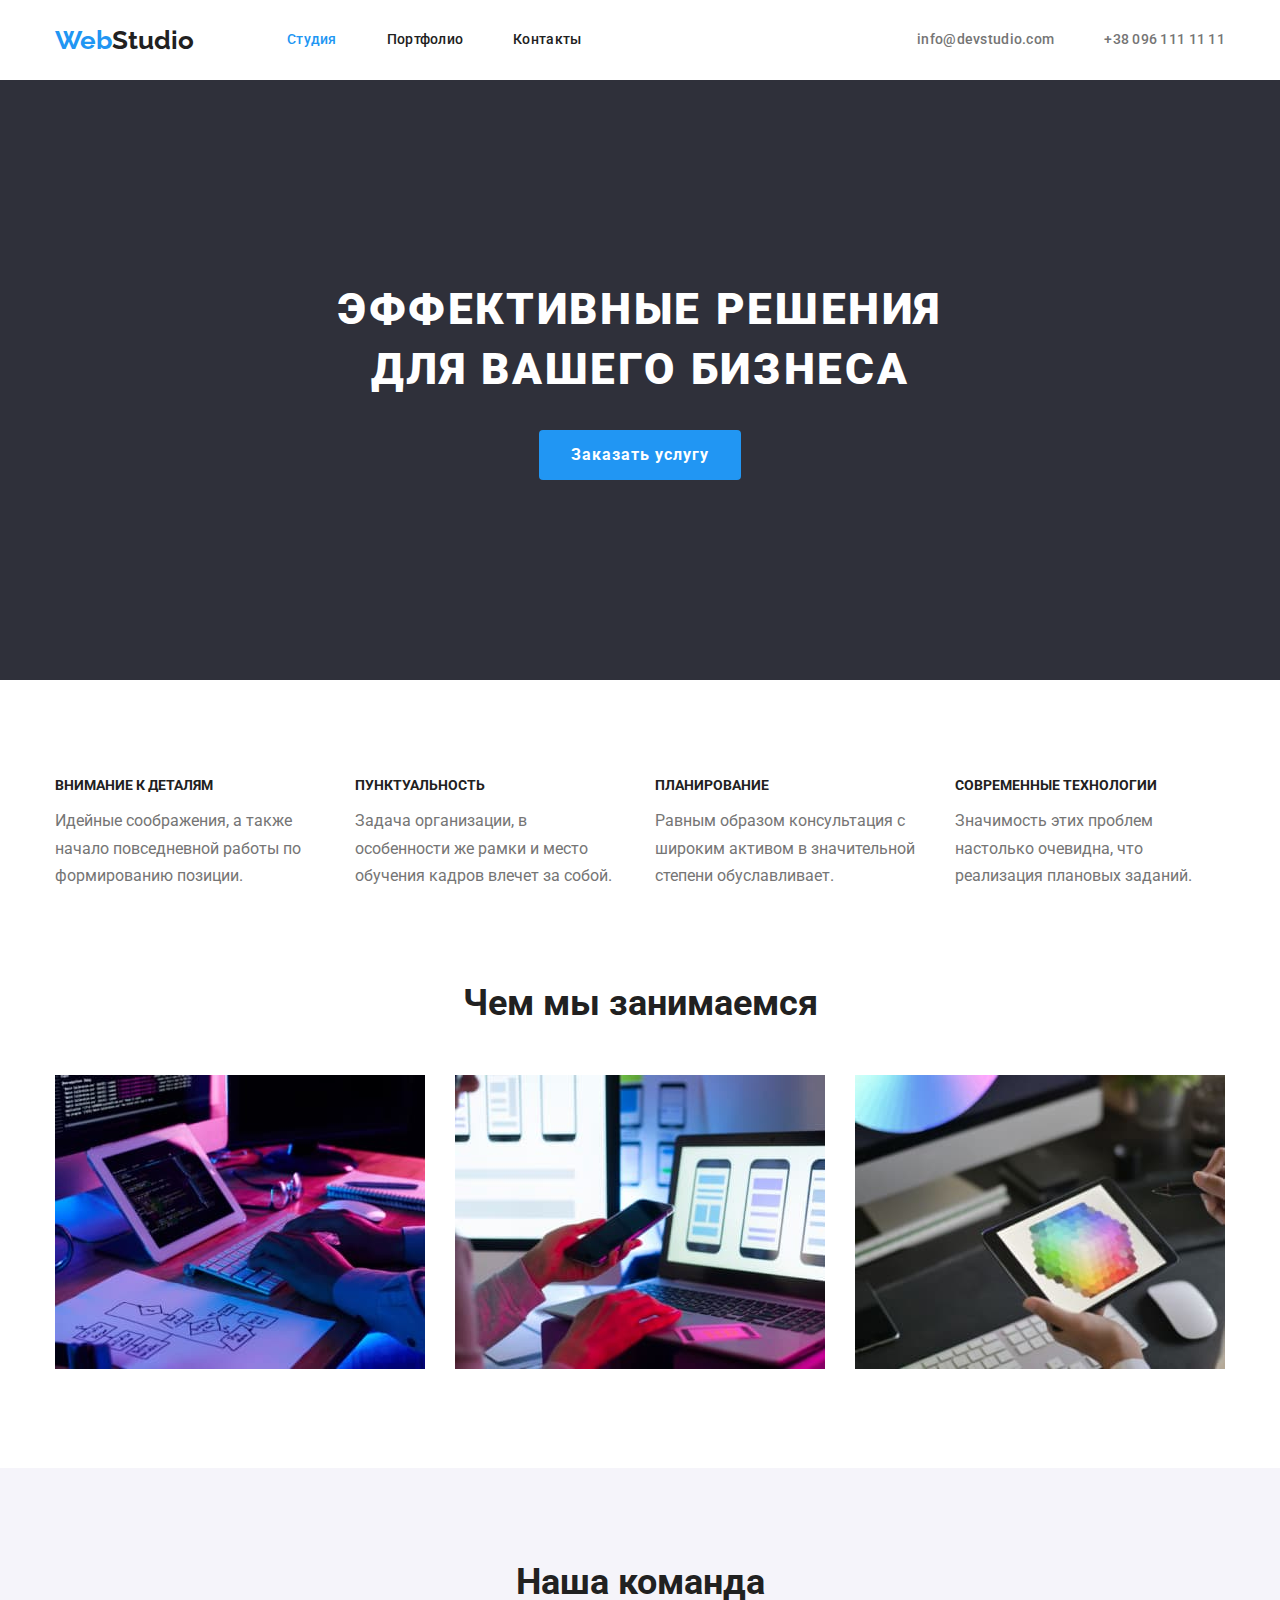
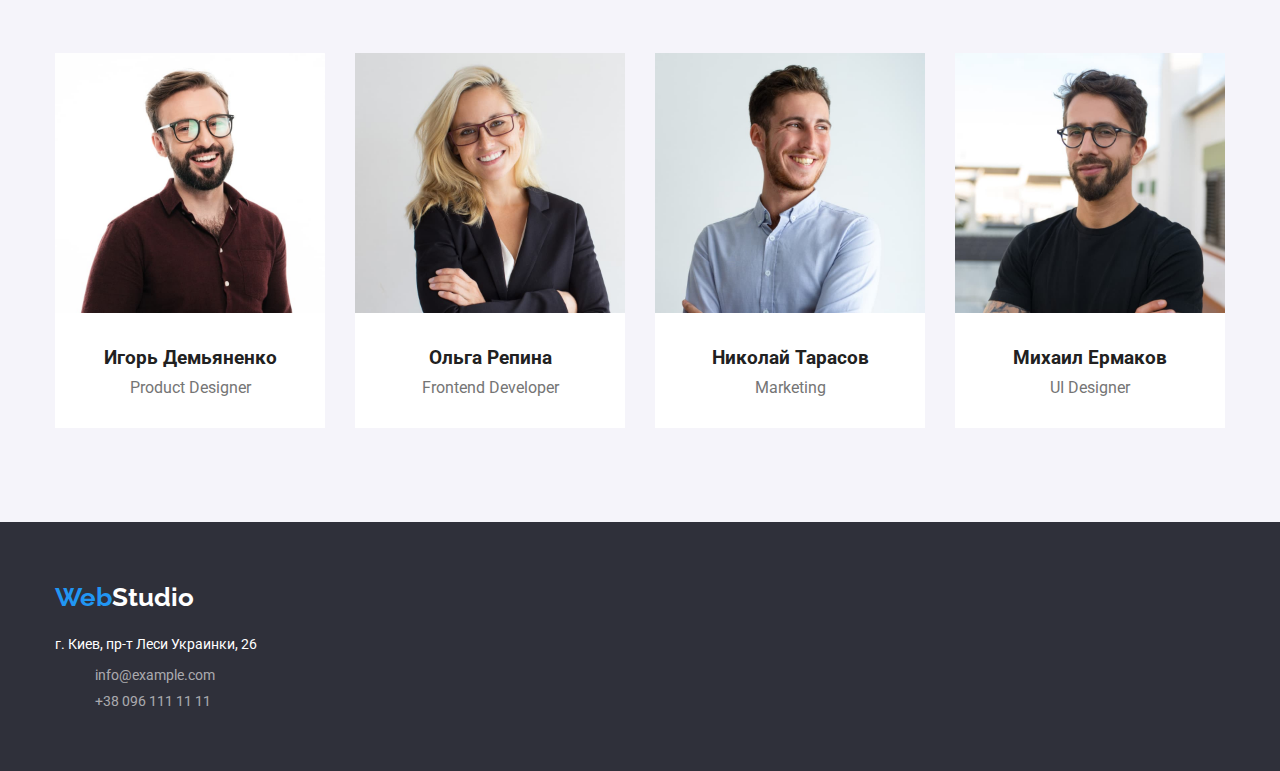
<file: index.html>
<!DOCTYPE html>
<html lang="ru">
<head>
    <meta charset="UTF-8">
    <meta http-equiv="X-UA-Compatible" content="IE=edge">
    <meta name="viewport" content="width=device-width, initial-scale=1.0">
    <title>WebStudio</title>
    <link href="https://fonts.googleapis.com/css2?family=Raleway:wght@700&family=Roboto:wght@400;500;700;900&display=swap"
     rel="stylesheet">
     <link rel="stylesheet" href="https://cdnjs.cloudflare.com/ajax/libs/modern-normalize/1.1.0/modern-normalize.min.css">
    <link rel="stylesheet" href="./css/styles.css" />
 </head>
            
     <body>
        <!-- Шапка сайта-->
        <header>
            <div class="container page-header">
                <nav class="main-nav">
                        <a href="./index.html" class="logo"> <span class="logo-item">Web</span>Studio</a>

                        <ul class="site-nav">
                            <li class="item"> <a href="./index.html" class="site-nav-link curent">Студия</a></li>
                            <li class="item"> <a href="./portfolio.html" class="site-nav-link">Портфолио</a></li>
                            <li class="item"> <a href="" class="site-nav-link">Контакты</a></li>
                        </ul>
                </nav>    

                <div class="contacts">
                    <ul class="site-contacts">
                        <li class="list"><a href="mailto:info@devstudio.com" class="mail">info@devstudio.com</a></li>
                        <li class="list"><a href="tel:+380961111111" class="tel">+38 096 111 11 11</a></li>
                    </ul>
                </div>
            </div>
        </header>
                
            <main>
                
            <!--Секция 1 (Hero)-->

                 <section class="hero">

                    <div class="container">
                        <h1 class="hero-title"> Эффективные решения для вашего бизнеса</h1>
                        <button type="button" class="hero-button">Заказать услугу</button>
                    </div>

                 </section>

            <!--Секция 2: Преимущества компании-->

                <section class="section">
                    
                    <div class="container">

                            <h2 class="benefits-title">Преимущества компании </h2>
                            <ul class="benefits-list">
                                <li class="benefits-item">
                                    <h3 class="benefits-subtitle">Внимание к деталям</h3>
                                    <p class="benefits-text">Идейные соображения, а также начало повседневной работы по формированию позиции.</p>
                                </li>
                            
                                <li class="benefits-item">
                                    <h3 class="benefits-subtitle">Пунктуальность</h3>
                                    <p class="benefits-text">Задача организации, в особенности же рамки и место обучения кадров влечет за собой.</p>
                                </li>
                            
                                <li class="benefits-item">
                                    <h3 class="benefits-subtitle">Планирование</h3>
                                    <p class="benefits-text">Равным образом консультация с широким активом в значительной степени обуславливает.</p>
                                </li>
                            
                                <li class="benefits-item">
                                    <h3 class="benefits-subtitle">Современные технологии</h3>
                                    <p class="benefits-text">Значимость этих проблем настолько очевидна, что реализация плановых заданий.</p>
                                </li> 
                            </ul>
                </section>

               <!--Секция 3: Чем мы занимаемся-->

                <section class="section feture">

                    <div class="container">
                            <h2 class="feature-title">Чем мы занимаемся</h2>
                            <ul class="feature-list">
                                <li class="feature-pct">
                                    <img src="./images/img1.jpg" alt="картинка" width="370">
                                </li>
                                <li class="feature-pct">
                                    <img src="./images/img2.jpg" alt="картинка" width="370">
                                </li>
                                <li class="feature-pct">
                                    <img src="./images/img3.jpg" alt="картинка" width="370">
                                </li>
                            </ul>
                    </div>

                </section>

            <!--Секция 3: Наша команда-->

                <section class="section team">

                     <div class="container">
                        <h2 class="team-title">Наша команда</h2>
                                <ul class="list team-list">
                                    <li class="team-card-list">
                                        <img src="./images/product-designer.jpg" alt="Product Designer" lang="en" width="270" class="team-pct">
                                        <h3 class="team-subtitle">Игорь Демьяненко</h3>
                                        <p class="team-contant" lang="en">Product Designer</p>
                                    </li>
                                    <li class="team-card-list">
                                        <img src="./images/frontend-developer.jpg" alt="Frontend Developer" lang="en" width="270" class="team-pct">
                                        <h3 class="team-subtitle">Ольга Репина</h3>
                                        <p class="team-contant" lang="en">Frontend Developer</p>
                                    </li>
                                    <li class="team-card-list">
                                        <img src="./images/marketing.jpg" alt="Marketing" lang="en" width="270" class="team-pct">
                                        <h3 class="team-subtitle">Николай Тарасов</h3>
                                        <p class="team-contant" lang="en">Marketing</p>
                                    </li>
                                    <li class="team-card-list">
                                        <img src="./images/ui-designer.jpg" alt="UI Designer" lang="en" width="270" class="team-pct">
                                        <h3 class="team-subtitle">Михаил Ермаков</h3>
                                        <p class="team-contant" lang="en">UI Designer</p>
                                    </li>
                                </ul>
                        </div>

                </section>

             </main>
                
            <!--Футер-->

            <footer class="footer">

                <div class="container">
                        <a class="logo" href="./index.html"> <span class="logo-item">Web</span>Studio</a>
                        <address>
                            <p class="adress">г. Киев, пр-т Леси Украинки, 26</p>
                            
                            <ul class="footer-list">
                                <li><a href="info@example.com" class="mail">info@example.com</a></li>
                                <li><a href="tel:+380961111111" class="tel"> +38 096 111 11 11</a></li>
                            </ul>
                    </address>
                </div>
            </footer>

     </body>

</html>
</file>
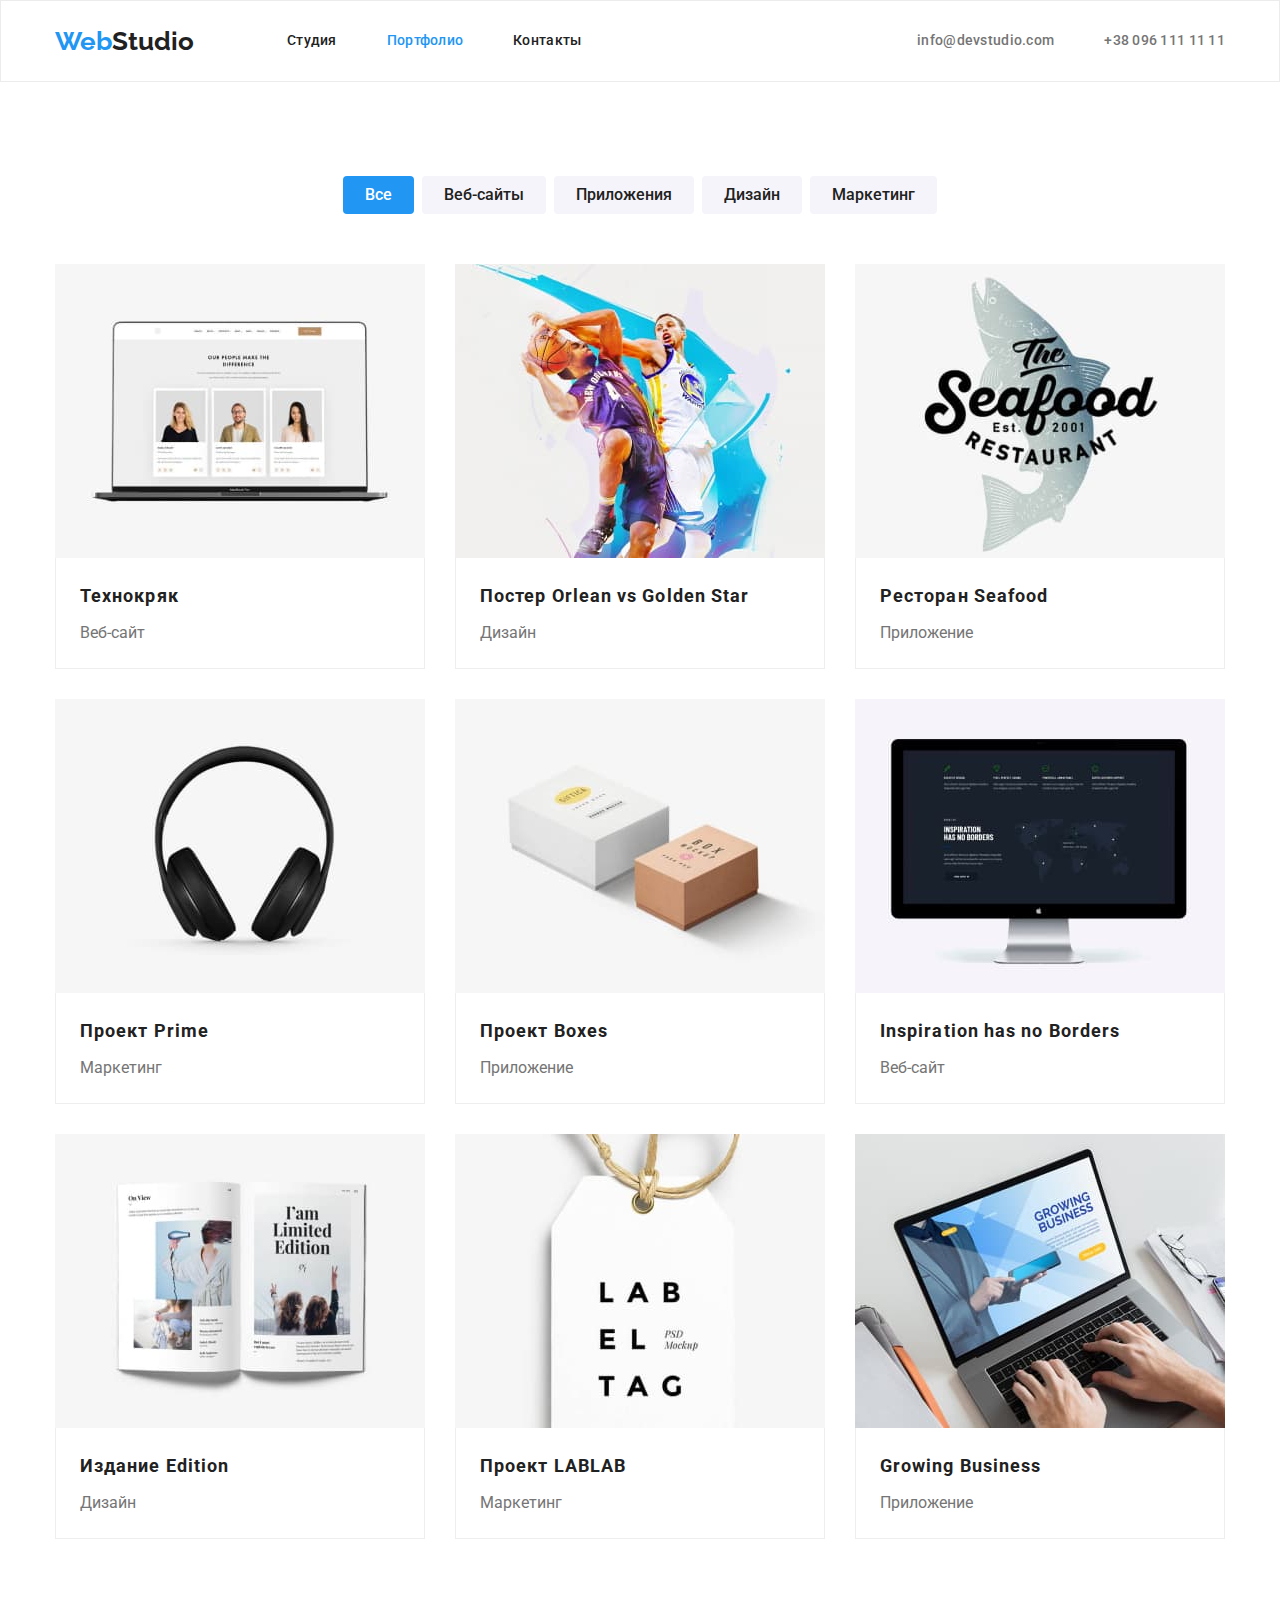
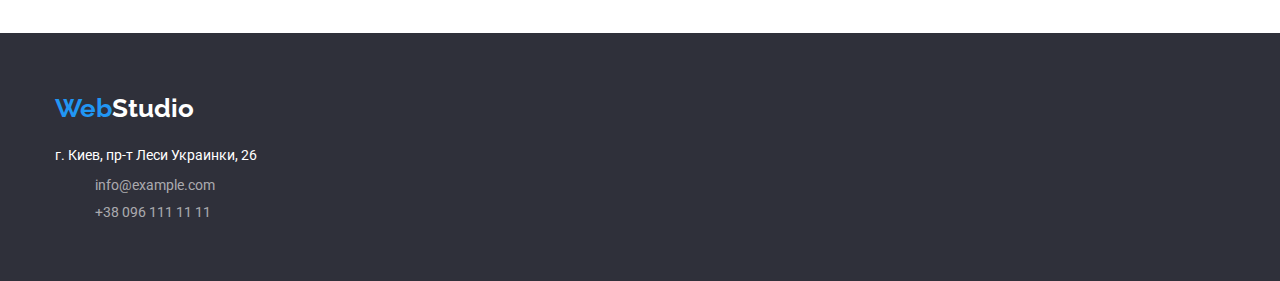
<file: portfolio.html>
<!DOCTYPE html>
<html lang="ru">

<head>
    <meta charset="UTF-8">
    <meta http-equiv="X-UA-Compatible" content="IE=edge">
    <meta name="viewport" content="width=device-width, initial-scale=1.0">
    <title>WebStudio</title>
    <link href="https://fonts.googleapis.com/css2?family=Raleway:wght@700&family=Roboto:wght@400;500;700;900&display=swap"
    rel="stylesheet">
    <link rel="stylesheet" href="https://cdnjs.cloudflare.com/ajax/libs/modern-normalize/1.1.0/modern-normalize.min.css">
    <link rel="stylesheet" href="./css/styles.css" />
</head>

<body>
    <!-- Шапка сайта-->
        <header class="header">

            <div class="container page-header">
                <nav class="main-nav">
                    <a href="./index.html" class="logo"> <span class="logo-item">Web</span>Studio</a>
            
                    <ul class="site-nav">
                        <li class="item"> <a href="./index.html" class="site-nav-link">Студия</a></li>
                        <li class="item"> <a href="./portfolio.html" class="site-nav-link  curent">Портфолио</a></li>
                        <li class="item"> <a href="" class="site-nav-link">Контакты</a></li>
                    </ul>
                </nav>
            
                <div class="contacts">
                    <ul class="site-contacts">
                        <li class="list"><a href="mailto:info@devstudio.com" class="mail">info@devstudio.com</a></li>
                        <li class="list"><a href="tel:+380961111111" class="tel">+38 096 111 11 11</a></li>
                    </ul>
                </div>
            </div>
            
        </header>

        <!--Hero-->
        <main>
            <section class="section">
                <div class="container">
                    <h1 class="portfolio-title">Портфолио</h1>
                        
                    <ul class="button-list">
                        <li class="portfolio-button-list"> <button type="button" class="button-item curent">Все</button></li>
                        <li class="portfolio-button-list"> <button type="button" class="button-item">Веб-сайты</button></li>
                        <li class="portfolio-button-list"> <button type="button" class="button-item">Приложения</button></li>
                        <li class="portfolio-button-list"> <button type="button" class="button-item">Дизайн</button></li>
                        <li class="portfolio-button-list"> <button type="button" class="button-item">Маркетинг</button></li>
                    </ul>

                    <ul class="card-list">
                        <li class="card-item">
                            <img src="./images/techno.jpg" alt="Технокряк" width="370" class="card-pct">
                                <div class="card-text-item">
                                    <h2 class="card-title">Технокряк</h2>
                                    <p class="card-text">Веб-сайт</p>
                                </div>
                        </li>
                        <li class="card-item">
                            <img src="./images/poster.jpg" alt="Постер New Orlean vs Golden Star" width="370" class="card-pct">
                                <div class="card-text-item">
                                    <h2 class="card-title">Постер <span lang="en">Orlean vs Golden Star</span> </h2>
                                    <p class="card-text">Дизайн</p>
                                </div>
                        </li>
                        <li class="card-item">
                            <img src="./images/restaurant.jpg" alt="Ресторан Seafood" width="370" class="card-pct">
                                <div class="card-text-item">
                                    <h2 class="card-title">Ресторан <span lang="en">Seafood</span></h2>
                                    <p class="card-text">Приложение</p>
                                </div>
                        </li>
                        <li class="card-item">
                            <img src="./images/prime.jpg" alt="Проект Prime" width="370" class="card-pct">
                                <div class="card-text-item">
                                    <h2 class="card-title">Проект <span lang="en">Prime</span></h2>
                                    <p class="card-text">Маркетинг</p>
                                </div>
                        </li>
                        <li class="card-item">
                            <img src="./images/boxes.jpg" alt="Проект Boxes" width="370" class="card-pct">
                                <div class="card-text-item">
                                    <h2 class="card-title">Проект <span lang="en">Boxes</span></h2>
                                    <p class="card-text">Приложение</p>
                                </div>
                        </li>
                        <li class="card-item">
                            <img src="./images/Inspiration.jpg" alt="Inspiration has no Borders" width="370" class="card-pct">
                                <div class="card-text-item">
                                    <h2 class="card-title" lang="en">Inspiration has no Borders</h2>
                                    <p class="card-text">Веб-сайт</p>
                                </div>
                        </li>
                        <li class="card-item">
                            <img src="./images/edition.jpg" alt="Издание Limited Edition" width="370" class="card-pct">
                                <div class="card-text-item">
                                    <h2 class="card-title">Издание <span lang="en">Edition</span> </h2>
                                    <p class="card-text">Дизайн</p>
                                </div>
                        </li>
                        <li class="card-item">
                            <img src="./images/lab.jpg" alt="Проект LAB" width="370" class="card-pct">
                                <div class="card-text-item">
                                    <h2 class="card-title">Проект <span lang="en">LAB</span>LAB</h2>
                                    <p class="card-text">Маркетинг</p>
                                </div>
                        </li>
                        <li class="card-item">
                            <img src="./images/bisiness.jpg" alt="Growing Business" width="370" class="card-pct">
                                <div class="card-text-item">
                                    <h2 class="card-title" >Growing Business</h2>
                                    <p class="card-text">Приложение</p>
                                </div>
                        </li>
                    </ul>

                 </div>

            </section>
        </main>
        
        <!--Футер-->
        <footer class="footer">

            <div class="container">

                <a class="logo" href="./index.html"> <span class="logo-item">Web</span>Studio</a>
                <address>
                    <p class="adress">г. Киев, пр-т Леси Украинки, 26</p>
            
                    <ul class="footer-list">
                        <li><a href="info@example.com" class="mail">info@example.com</a></li>
                        <li><a href="tel:+380961111111" class="tel"> +38 096 111 11 11</a></li>
                    </ul>
                </address>

            </div>
            
        </footer>

 </body>
</file>
<file: css/styles.css>
:root {
  --primary-text-color: #757575;
  --title-text-color: #212121;
  --accent-color: #2196f3;
  --hero-title-color: #ffffff;
  --accent-background-color: #2f303a;
  --secondary-background-color: #f5f4fa;
}

html {
  box-sizing: border-box;
}

*::before,
*::after {
  box-sizing: inherit;
}

.container {
  width: 1200px;
  padding-left: 15px;
  padding-right: 15px;
  margin-left: auto;
  margin-right: auto;
}

.section {
  margin-top: 0px;
  margin-bottom: 0px;
  padding-top: 94px;
  padding-bottom: 94px;
}

* body {
  color: var(--primary-text-color);
  background-color: var(--hero-title-color);

  font-family: roboto, sans-serif;
  font-size: 16px;
}

.list {
  list-style: none;
}

/* ------------------main-nav------------------- */

.main-nav {
  align-items: center;
}

.page-header {
  display: flex;
  align-items: center;
}

/* ------------------------logo------------------- */
.header {
  border: 1px solid #ECECEC;
}

.logo {
  color: var(--title-text-color);
  font-family: raleway;

  font-weight: 700;
  font-size: 26px;
  line-height: 1.19;
  text-decoration: none;
}

.logo-item {
  color: var(--accent-color);
}

/*--------------------- site-nav -----------------*/

.site-nav {
  display: flex;
  list-style: none;
  margin-left: 93px;
  margin-top: 0px;
  margin-bottom: 0px;
  padding-left: 0px;
}

.site-nav-link {
    display: block;
    padding-top: 32px;
    padding-bottom: 32px;
}


.site-nav .item:not(:last-child) {
  margin-right: 50px;
}

.main-nav {
  display: flex;'
}

.site-nav-link {
  color: var(--title-text-color);

  font-weight: 500;
  font-size: 14px;
  line-height: 1.14;
  letter-spacing: 0.02em;
  text-decoration: none;
}

.site-nav-link:hover,
.site-nav-link:focus,
.site-nav-link.curent {
  color: var(--accent-color);
}

/*--------------------- contacts --------------------*/

.contacts {
  margin-left: auto;
}

.site-contacts {
  display: flex;
  margin-top: 0px;
  margin-bottom: 0px;
  padding-left: 0px;
}

.site-contacts .list + .list {
  margin-left: 50px;
}

.site-contacts {
  list-style: none;
}

.site-contacts .mail,
.site-contacts .tel {
  color: var(--primary-text-color);

  font-weight: 500;
  font-size: 14px;
  line-height: 1.14px;
  letter-spacing: 0.02em;
  text-decoration: none;

  display: block;
  padding-top: 32px;
  padding-bottom: 32px;
}

.site-contacts .mail:hover,
.site-contacts .mail:focus,
.site-contacts .tel:hover,
.site-contacts .tel:focus {
  color: var(--accent-color);
}

/* Hero */

.hero {
  background-color: var(--accent-background-color);
  margin-top: 0px;
  margin-bottom: 0px;
  text-align: center;
  padding-top: 200px;
  padding-bottom: 200px;
}

.hero-title {
  color: var(--hero-title-color);

  font-weight: 900;
  font-size: 44px;
  line-height: 1.36;
  text-align: center;
  letter-spacing: 0.06em;
  width: 696px;

  margin-top: 0px;
  margin-bottom: 30px;
  margin-left: auto;
  margin-right: auto;

  text-transform: uppercase;
}

/*---------------------- Hero buton -----------------*/


.hero-button {
  color: var(--hero-title-color);
  background-color: var(--accent-color);
  font-family: Roboto;
  font-weight: 700;
  font-size: 16px;
  line-height: 1.87;
  letter-spacing: 0.06em;
  border-radius: 4px;
  border: none;
  

  padding-left: 32px;
  padding-right: 32px;
  padding-top: 10px;
  padding-bottom: 10px;
}

/* -----------------преимущества ---------------*/


.benefits-list {
  display: flex;
  justify-content: center;
}

.benefits-item {
  width: 270px;
}

.benefits-item:not(:last-child) {
  margin-right: 30px;
}

.benefits-list {
  margin-top: 0px;
  margin-bottom: 0px;
  padding-left: 0px;
  padding-right: 0px;
}

.benefits-title {
  display: none;
}

.benefits-subtitle {
  color: var(--title-text-color);

  margin-top: 0px;
  margin-bottom: 10px;

  font-size: 14px;
  line-height: 1.7;

  text-transform: uppercase;
}

.benefits-text {
  margin-top: 0px;
  margin-bottom: 0px;

  line-height: 1.71;
}

/*----------- чем мы занимаемся ---------------*/

.feture {
  padding-top: 0px;
}

.feature-list {
  margin-top: 0px;
  margin-bottom: 0px;
}

.feature-title {
  margin-top: 0px;
  margin-bottom: 50px;
}

.feature-title,
.team-title {
  color: var(--title-text-color);

  font-weight: 700;
  font-size: 36px;
  line-height: 1.16;
  text-align: center;
}

.feature-title {
  margin-bottom: 50px;
}

.feature-list {
  display: flex;

  padding-left: 0px;
  padding-right: 0px;
}

.feature-pct {
  margin-right: 30px;
}

.feature-pct:nth-last-child(-n + 1) {
  margin-right: 0px;
}

/* --------------наша команда---------------- */

.team-title {
  margin-top: 0px;
  margin-bottom: 50px;
}

.team {
  background-color: var(--secondary-background-color);
}

.team-list {
  display: flex;
  justify-content: center;
  text-align: center;
 
  margin-top: 0px;
  margin-bottom: 0px;
  padding-left: 0px;
}

.team-card-list:not(:last-child) {
margin-right: 30px;
}
  

.team-title {
  color: var(--title-text-color);
}

.team-subtitle {
  color: var(--title-text-color);
}

.team-subtitle {
  margin-bottom: 10px;
  margin-top: 0px;
}

.team-contant {
  font-weight: 400;
  font-size: 16px;
  line-height: 1.18;
  margin-top: 0px;
  margin-bottom: 0px;
}

.team-pct {
  margin-bottom: 30px;
}

.team-card-list {
  background-color: var(--hero-title-color);

  padding-bottom: 30px;
}

/*---------------- Футер -------------*/

.footer {
  background-color: var(--accent-background-color);

  padding-top: 60px;
  padding-bottom: 60px;
}

.footer .logo {
  font-weight: 700;
  text-decoration: none;
  color: var(--hero-title-color);
  display: inline-block;

  margin-top: 0px;
  margin-bottom: 20px;
}

.logo-item {
  color: var(--accent-color);
  margin-top: 0px;
}

.footer-list {
  margin-top: 0px;
  margin-bottom: 0px;
}

.adress {
  color: var(--hero-title-color);

  font-style: normal;
  font-weight: 400;

  font-size: 14px;
  line-height: 1.7;

  margin-top: 0px;
  margin-bottom: 9px;
}

.footer .mail:hover,
.footer .mail:focus {
  color: var(--accent-color);
}

.footer .tel:hover,
.footer .tel:focus {
  color: var(--accent-color);
}

.footer .mail,
.tel {
  color: rgba(255, 255, 255, 0.6);

  font-style: normal;
  font-weight: 400;

  font-size: 14px;
  line-height: 1.17;

  display: inline-block;
}

.footer .mail {
  margin-bottom: 9px;
}

.mail,
.tel {
  text-decoration: none;
}

.benefits-list,
.card-list,
.button-list,
.feature-list,
.footer-list {
  list-style: none;
}

/* --------------Portfolio -----------------*/

.portfolio-title {
  display: none;
}

/* -------------Кнопки ---------------*/

.button-list {
  display: flex;
  justify-content: center;

}

.button-list {
  list-style: none;
  margin-top: 0px;
  margin-bottom: 50px;
  padding-left: 0px;
  padding-right: 0px;
}

.portfolio-button-list:not(:last-child) {
  margin-right: 8px;
}

.button-item {
  color: var(--title-text-color);
  cursor: pointer;
  background-color: var(--secondary-background-color);

  font-family: Roboto;
  font-weight: 500;
  font-size: 16px;
  line-height: 1.62;

  border-radius: 4px;
  padding-left: 22px;
  padding-right: 22px;
  padding-top: 6px;
  padding-bottom: 6px;

  border: none;
}


.button-item:focus,
.button-item:hover {
  color: var(--hero-title-color);
  background-color: var(--accent-color);
}

.button-item.curent {
  color: var(--hero-title-color);
  background-color: var(--accent-color);
}

/* ---------Портфолио - карточки-------- */

.card-list {
  display: flex;
  flex-wrap: wrap;
  list-style: none;
  margin-top: 0px;
  margin-bottom: 0px;
  padding-left: 0px;
}

.card-item {
  width: 370px;
  margin-right: 30px;
  margin-bottom: 30px;

  box-sizing: border-box;
}

.card-item:nth-child(3n) {
  margin-right: 0px;
}

.card-item:nth-last-child(-n + 3) {
  margin-bottom: 0px;
}

.card-pct {
  display: block;
  margin-top: 0px;
  margin-bottom: 0px;
}

.card-title {
  color: var(--title-text-color);

  font-weight: 700;
  font-size: 18px;
  line-height: 2;
  letter-spacing: 0.06em;

  margin-top: 0px;
  margin-bottom: 4px;
}

.card-text {
  font-size: 16px;
  line-height: 1.87;

  margin-top: 0px;
  margin-bottom: 0px;
}

.card-text-item {
border-left: 1px solid #EEEEEE;
border-right: 1px solid #EEEEEE;
border-bottom: 1px solid #EEEEEE;

padding-top: 20px;
padding-bottom: 20px;
padding-left: 24px;
}
</file>
